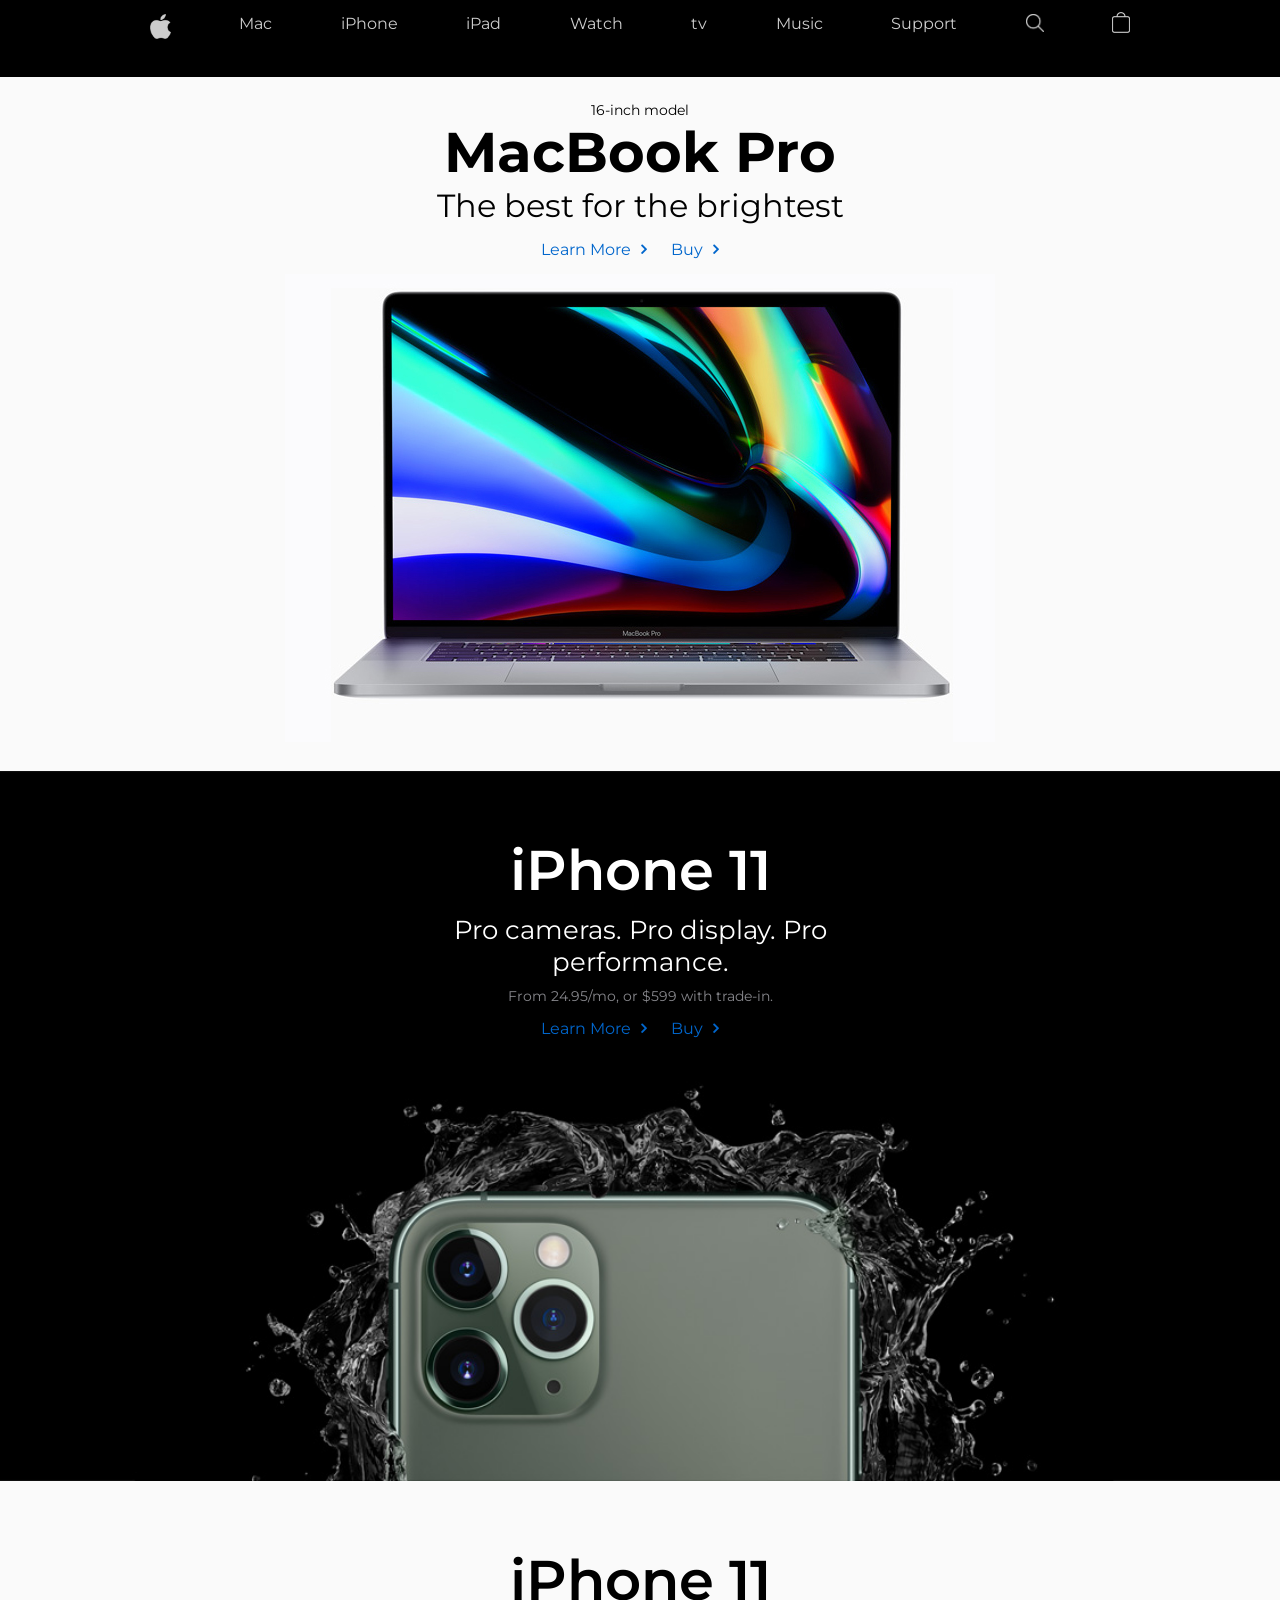
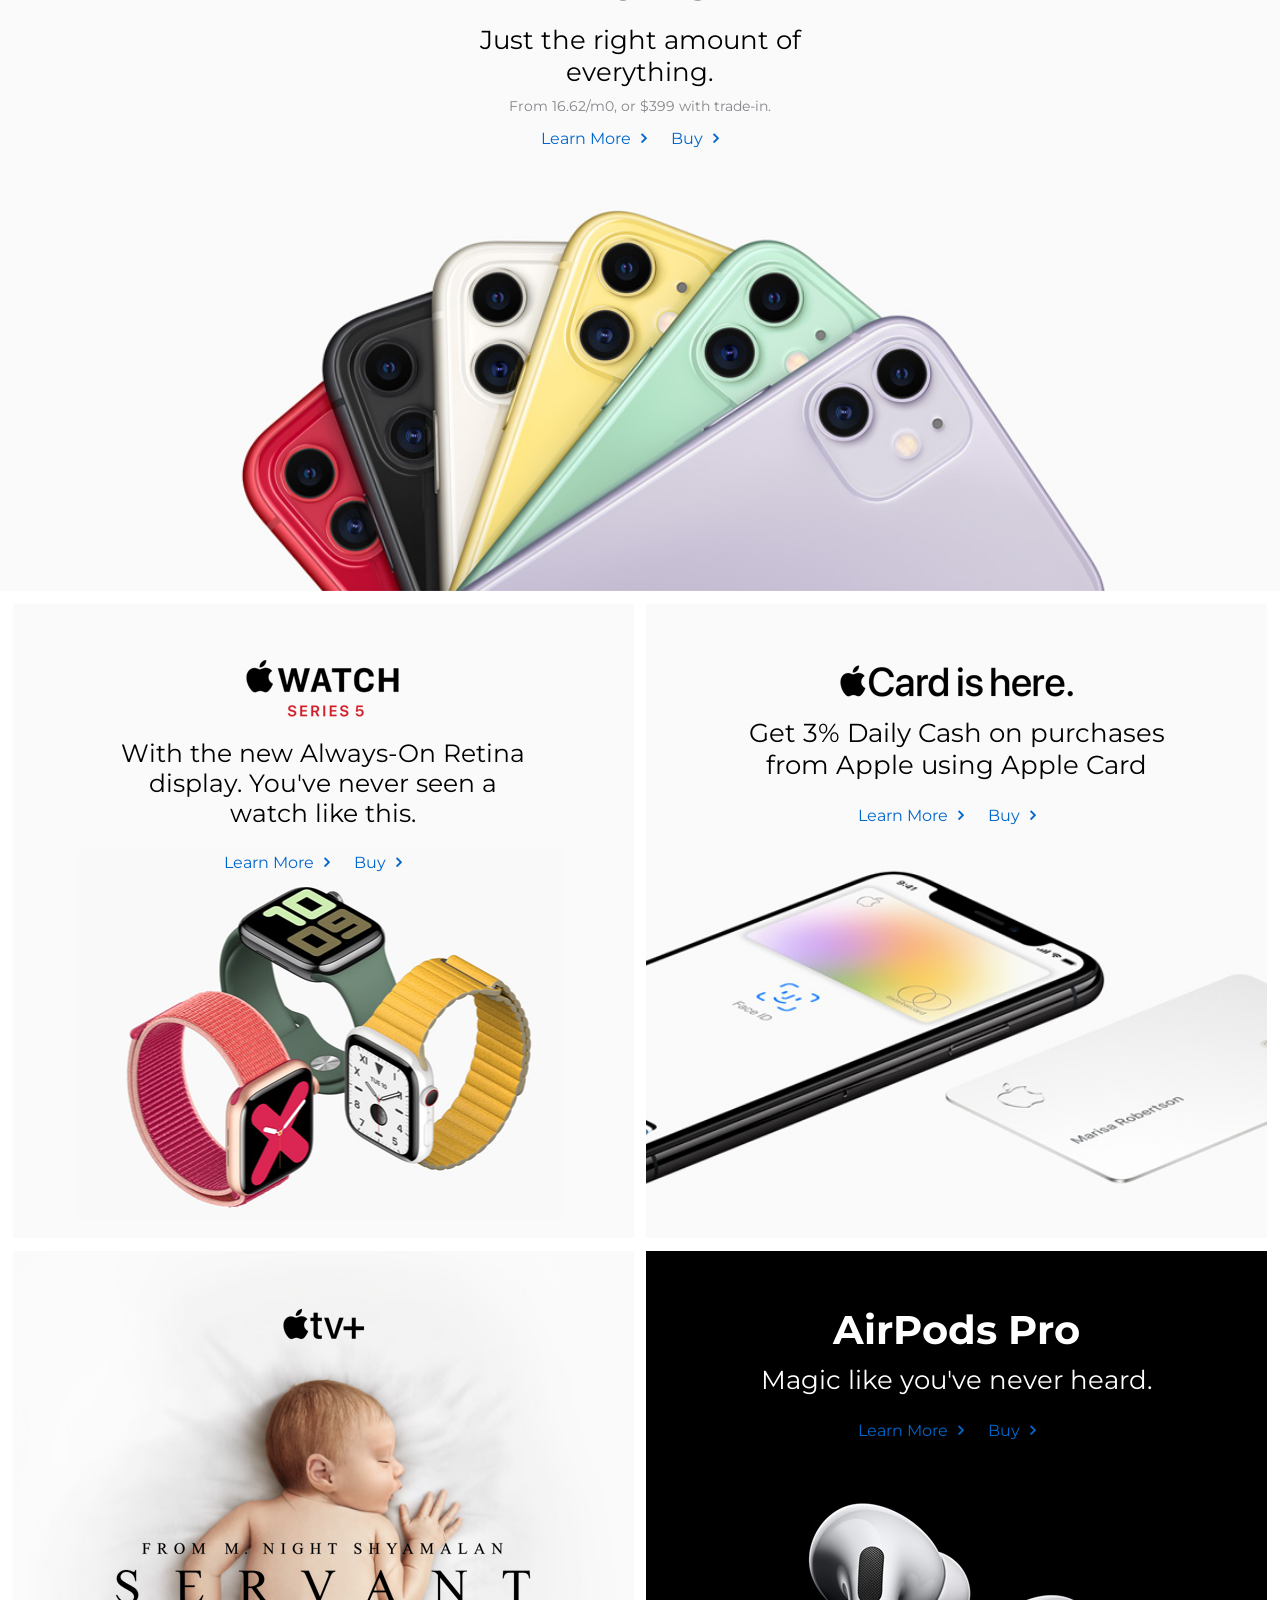
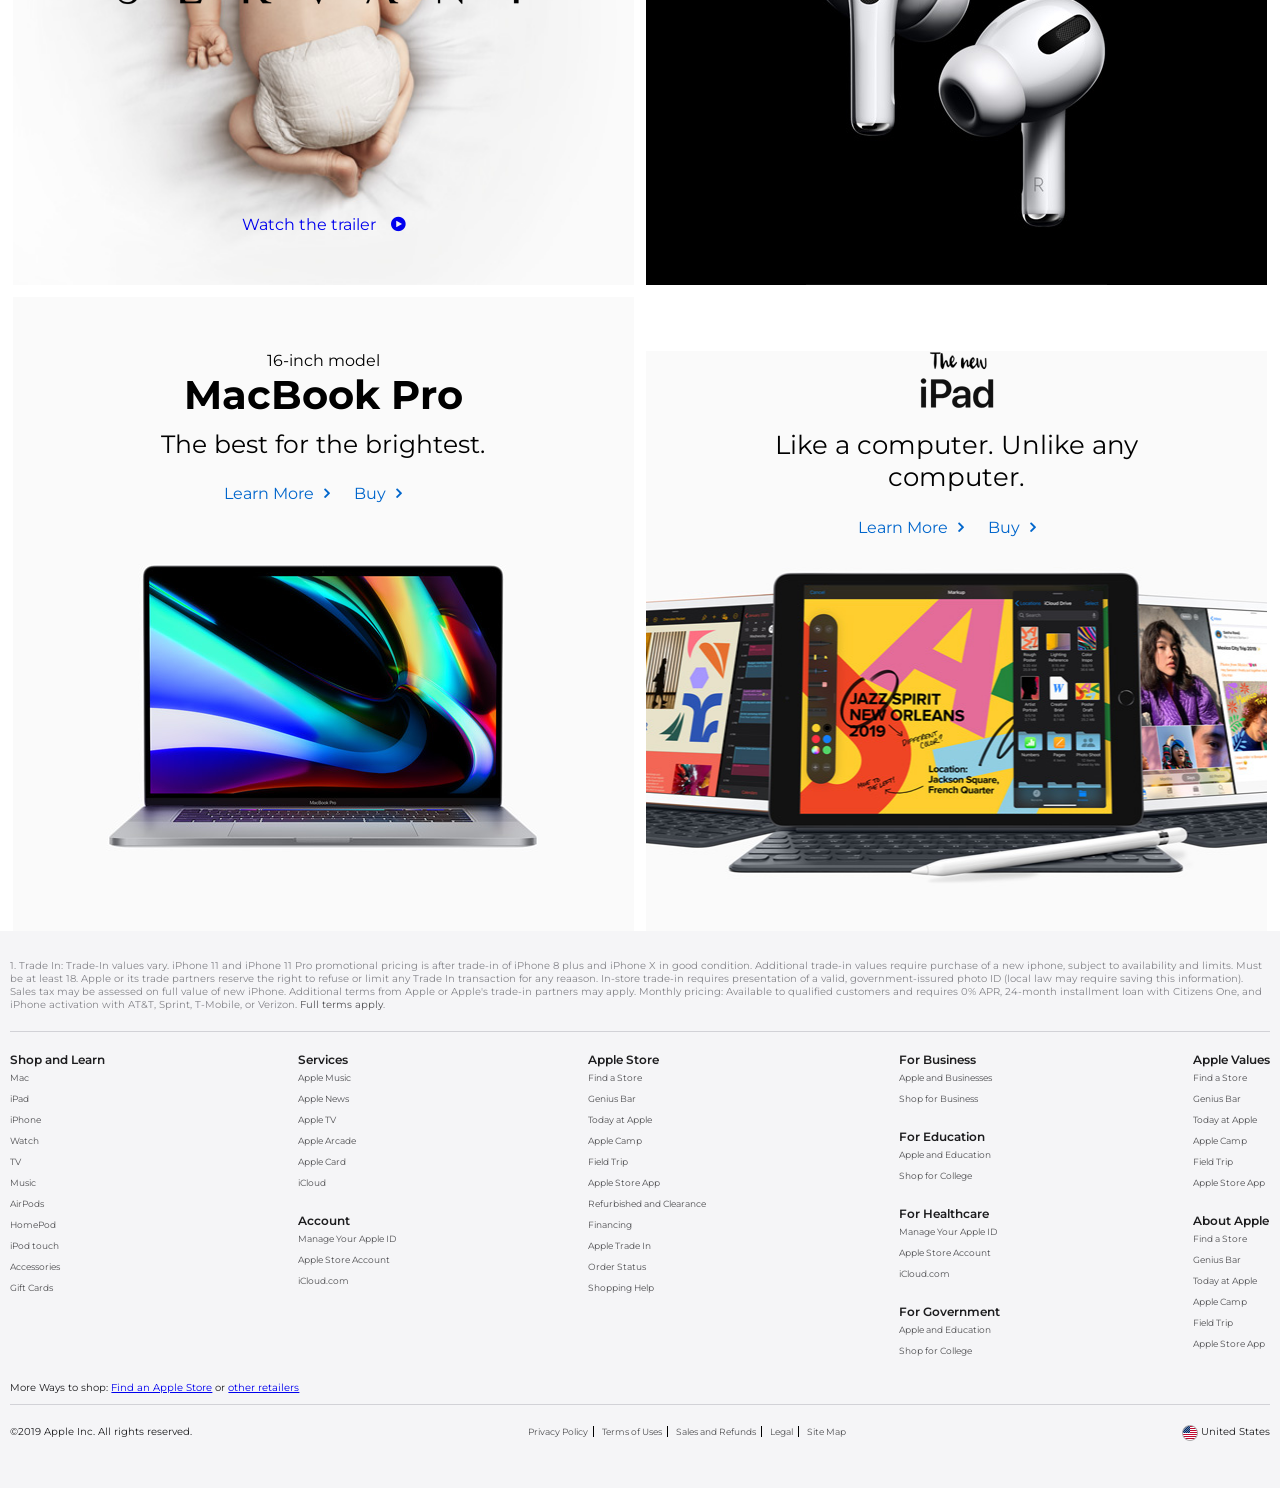
<file: apple website/index.html>
<!DOCTYPE html>
<html lang="en">
<head>
    <title>Apple Website</title>
    <link rel="stylesheet" href="style.css">
    <link rel="stylesheet" href="https://maxcdn.bootstrapcdn.com/font-awesome/4.6.2/css/font-awesome.min.css">
    <link rel="preconnect" href="https://fonts.googleapis.com">
    <link rel="preconnect" href="https://fonts.gstatic.com" crossorigin>
    <link href="https://fonts.googleapis.com/css2?family=Montserrat:ital,wght@0,100..900;1,100..900&display=swap" rel="stylesheet">
</head>
<body>
    <div class="outer-wrapper">
        <header class="header-wrapper">
            <div class="internal-wrapper">
                <div class="header-links-wrapper">
                    <ul>
                    <li><a href="/"><img src="images/logo.png"></a></li>
                    <li><a href="/mac">Mac</a></li>
                    <li><a href="/iPhone">iPhone</a></li>
                    <li><a href="/iPad ">iPad</a></li>
                    <li><a href="#">Watch</a></li>
                    <li><a href="#">tv</a></li>
                    <li><a href="#">Music</a></li>
                    <li><a href="#">Support</a></li>
                    <li class="search-link"><a href="/search/"><img src="images/search-icon.png"></a></li>
                    <li class="cart-link"><a href="/cart/"><img src="images/cart.png"></a></li>
                </ul>
                </div>

                <div id="logo-wrapper">
                    
                </div>

                <div class="links-wrapper">
                    
                </div>

                <div class="search-wrapper">
                    
                </div>

                <div class="cart-wrapper">
                    
                </div>
            </div>
        </header>

        <section class="main-highlight-wrapper">
            <div class="internal-wrapper">
                <div class="model">
                    16-inch model
                </div>

                <div class="product-title">
                    MacBook Pro
                </div>

                <div class="brief-description">
                    The best for the brightest
                </div>

                <div class="links-wrapper">
                    <ul>
                        <li><a href="#">Learn More</a></li>
                        <li><a href="#">Buy</a></li>
                    </ul>
                </div>

                <div class="main-image-wrapper">
                    <img src="images/mac-laptop.jpg" alt="">
                </div>

            </div>
        </section>

        <section class="second-highlight-wrapper">
            <div class="internal-wrapper">
                <div class="title-wrapper">
                    iPhone 11
                </div>

                <div class="description-wrapper">
                    Pro cameras. Pro display. Pro performance.
                </div>

                <div class="price-wrapper">
                    From 24.95/mo, or $599 with trade-in.
                </div>

                <div class="links-wrapper">
                    <ul>
                        <li><a href="#">Learn More</a></li>
                        <li><a href="#">Buy</a></li>
                    </ul>
                </div>

            </div>
        </section>

        <section class="third-highlight-wrapper">
            <div class="internal-wrapper">
                <div class="title-wrapper">
                    iPhone 11
                </div>

                <div class="description-wrapper">
                    Just the right amount of everything.
                </div>

                <div class="price-wrapper">
                    From 16.62/m0, or $399 with trade-in.
                </div>

                <div class="links-wrapper">
                    <ul>
                        <li><a href="#">Learn More</a></li>
                        <li><a href="#">Buy</a></li>
                    </ul>
                </div>

            </div>
        </section>

        <section class="fourth-highlight-wrapper">
            <div class="left-side-wrapper">
                <div class="top-logo-wrapper">
                    <div class="logo-wrapper">
                        <img src="images/watch-series5-logo.png">
                    </div>
                </div>
                <div class="description-wrapper">
                    With the new Always-On Retina display.
                    You've never seen a watch like this.
                </div>

                <div class="links-wrapper">
                    <ul>
                        <li><a href="#">Learn More</a></li>
                        <li><a href="#">Buy</a></li>
                    </ul>
                </div>
            </div>

            <div class="right-side-wrapper">
                <div class="top-logo-wrapper">
                    <div class="logo-wrapper">
                        <img src="images/apple-card-logo.png">
                    </div>
                </div>

                <div class="description-wrapper">
                    Get 3% Daily Cash on purchases from Apple using Apple Card
                </div>

                <div class="links-wrapper">
                    <ul>
                        <li><a href="#">Learn More</a></li>
                        <li><a href="#">Buy</a></li>
                    </ul>
                </div>
            </div>
        </section>

        <section class="fifth-highlight-wrapper">
            <div class="left-side-wrapper">
                <div class="logo-wrapper">
                    <img src="images/apple-tv-logo.png" alt="">
                    <div class="logo-wrapper">
                    </div>
                </div>

                <div class="tvshow-logo-wrapper">
                    <img src="images/servant-logo.png" alt="">
                </div>

                <div class="watch-more-wrapper">
                    <ul>
                        <a href="#">Watch the trailer</a>
                    </ul>
                </div>
            </div>

            <div class="right-side-wrapper">
                <div class="top-logo-wrapper">
                    <div class="logo-wrapper">
                        <h4>AirPods Pro</h4>
                    </div>
                </div>

                <div class="description-wrapper">
                    Magic like you've never heard.
                </div>

                <div class="links-wrapper">
                    <ul>
                        <li><a href="#">Learn More</a></li>
                        <li><a href="#">Buy</a></li>
                    </ul>
                </div>
            </div>
        </section>

        <section class="sixth-highlight-wrapper">
            <div class="left-side-wrapper">
                <div class="top-logo-wrapper">
                    16-inch model
                    <div class="logo-wrapper">
                        <h4>MacBook Pro</h4>
                    </div>
                </div>

                <div class="description-wrapper">
                    The best for the brightest.
                </div>

                <div class="links-wrapper">
                    <ul>
                        <li><a href="#">Learn More</a></li>
                        <li><a href="#">Buy</a></li>
                    </ul>
                </div>
            </div>

            <div class="right-side-wrapper">
                <div class="top-logo-wrapper">
                    <div class="logo-wrapper">
                        <img src="images/new-ipad-logo.png">
                    </div>
                </div>

                <div class="description-wrapper">
                    Like a computer. Unlike any computer.
                </div>

                <div class="links-wrapper">
                    <ul>
                        <li><a href="#">Learn More</a></li>
                        <li><a href="#">Buy</a></li>
                    </ul>
                </div>
            </div>
        </section>
        
        <footer class="footer-wrapper">
            <div class="upper-text-container">
                1. Trade In: Trade-In values vary. iPhone 11 and iPhone 11 Pro promotional pricing is after
                trade-in of iPhone 8 plus and iPhone X in good condition. Additional trade-in values require
                purchase of a new iphone, subject to availability and limits. Must be at least 18. Apple or
                its trade partners reserve the right to refuse or limit any Trade In transaction for any
                reaason. In-store trade-in requires presentation of a valid, government-issured photo ID (local
                law may require saving this information). Sales tax may be assessed on full value of new
                iPhone. Additional terms from Apple or Apple's trade-in partners may apply. Monthly pricing:
                Available to qualified customers and requires 0% APR, 24-month installment loan with Citizens
                One, and iPhone activation with AT&T, Sprint, T-Mobile, or Verizon. <a href="#"> Full terms
                apply</a>.
            </div>

            <div class="footer-links-wrapper">
                <div class="links-wrapper-1">
                    <h3>Shop and Learn</h3>
                    <ul>
                        <li><a href="#">Mac</a></li>
                        <li><a href="#">iPad</a></li>
                        <li><a href="#">iPhone</a></li>
                        <li><a href="#">Watch</a></li>
                        <li><a href="#">TV</a></li>
                        <li><a href="#">Music</a></li>
                        <li><a href="#">AirPods</a></li>
                        <li><a href="#">HomePod</a></li>
                        <li><a href="#">iPod touch</a></li>
                        <li><a href="#">Accessories</a></li>
                        <li><a href="#">Gift Cards</a></li>
                    </ul>
                </div>

                <div class="links-wrapper-2">
                    <h3>Services</h3>
                    <ul>
                        <li><a href="#">Apple Music</a></li>
                        <li><a href="#">Apple News</a></li>
                        <li><a href="#">Apple TV</a></li>
                        <li><a href="#">Apple Arcade</a></li>
                        <li><a href="#">Apple Card</a></li>
                        <li><a href="#">iCloud</a></li>
                    </ul>

                    <h3>Account</h3>
                    <ul>
                        <li><a href="#">Manage Your Apple ID</a></li>
                        <li><a href="#">Apple Store Account</a></li>
                        <li><a href="#">iCloud.com</a></li>
                    </ul>
                </div>

                <div class="links-wrapper-3">
                    <h3>Apple Store</h3>
                    <ul>
                        <li><a href="#">Find a Store</a></li>
                        <li><a href="#">Genius Bar</a></li>
                        <li><a href="#">Today at Apple</a></li>
                        <li><a href="#">Apple Camp</a></li>
                        <li><a href="#">Field Trip</a></li>
                        <li><a href="#">Apple Store App</a></li>
                        <li><a href="#">Refurbished and Clearance</a></li>
                        <li><a href="#">Financing</a></li>
                        <li><a href="#">Apple Trade In</a></li>
                        <li><a href="#">Order Status</a></li>
                        <li><a href="#">Shopping Help</a></li>
                    </ul>
                </div>

                <div class="links-wrapper-4">
                    <h3>For Business</h3>
                    <ul>
                        <li><a href="#">Apple and Businesses</a></li>
                        <li><a href="#">Shop for Business</a></li>
                    </ul>

                    <h3>For Education</h3>
                    <ul>
                        <li><a href="#">Apple and Education</a></li>
                        <li><a href="#">Shop for College</a></li>
                    </ul>

                    <h3>For Healthcare</h3>
                    <ul>
                        <li><a href="#">Manage Your Apple ID</a></li>
                        <li><a href="#">Apple Store Account</a></li>
                        <li><a href="#">iCloud.com</a></li>
                    </ul>

                    <h3>For Government</h3>
                    <ul>
                        <li><a href="#">Apple and Education</a></li>
                        <li><a href="#">Shop for College</a></li>
                    </ul>
                </div>

                <div class="links-wrapper-5">
                    <h3>Apple Values</h3>
                    <ul>
                        <li><a href="#">Find a Store</a></li>
                        <li><a href="#">Genius Bar</a></li>
                        <li><a href="#">Today at Apple</a></li>
                        <li><a href="#">Apple Camp</a></li>
                        <li><a href="#">Field Trip</a></li>
                        <li><a href="#">Apple Store App</a></li>
                    </ul>

                    <h3>About Apple</h3>
                    <ul>
                        <li><a href="#">Find a Store</a></li>
                        <li><a href="#">Genius Bar</a></li>
                        <li><a href="#">Today at Apple</a></li>
                        <li><a href="#">Apple Camp</a></li>
                        <li><a href="#">Field Trip</a></li>
                        <li><a href="#">Apple Store App</a></li>
                    </ul>
                </div>
            </div>
            <div class="my-apple-wrapper">
                More Ways to shop: <a href="#">Find an Apple Store</a> or <a href="#">other retailers</a>
            </div>

            <div class="copyright-wrapper">
                <div class="copyright">
                    &copy;2019 Apple Inc. All rights reserved.
                </div>    
                
                <div class="footer-links-terms">
                    <ul>
                        <li><a href="#">Privacy Policy</a></li>
                        <li><a href="#">Terms of Uses</a></li>
                        <li><a href="#">Sales and Refunds</a></li>
                        <li><a href="#">Legal</a></li>
                        <li><a href="#">Site Map</a></li>
                    </ul>
                </div>

                <div class="footer-country">
                    <div class="flag-wrapper"><img src="images/16.png" alt=""></div> <div class="
                    footer-country-name">United States</div>
                </div>
            </div>
        </footer>
    </div>


</body>
</html>
</file>
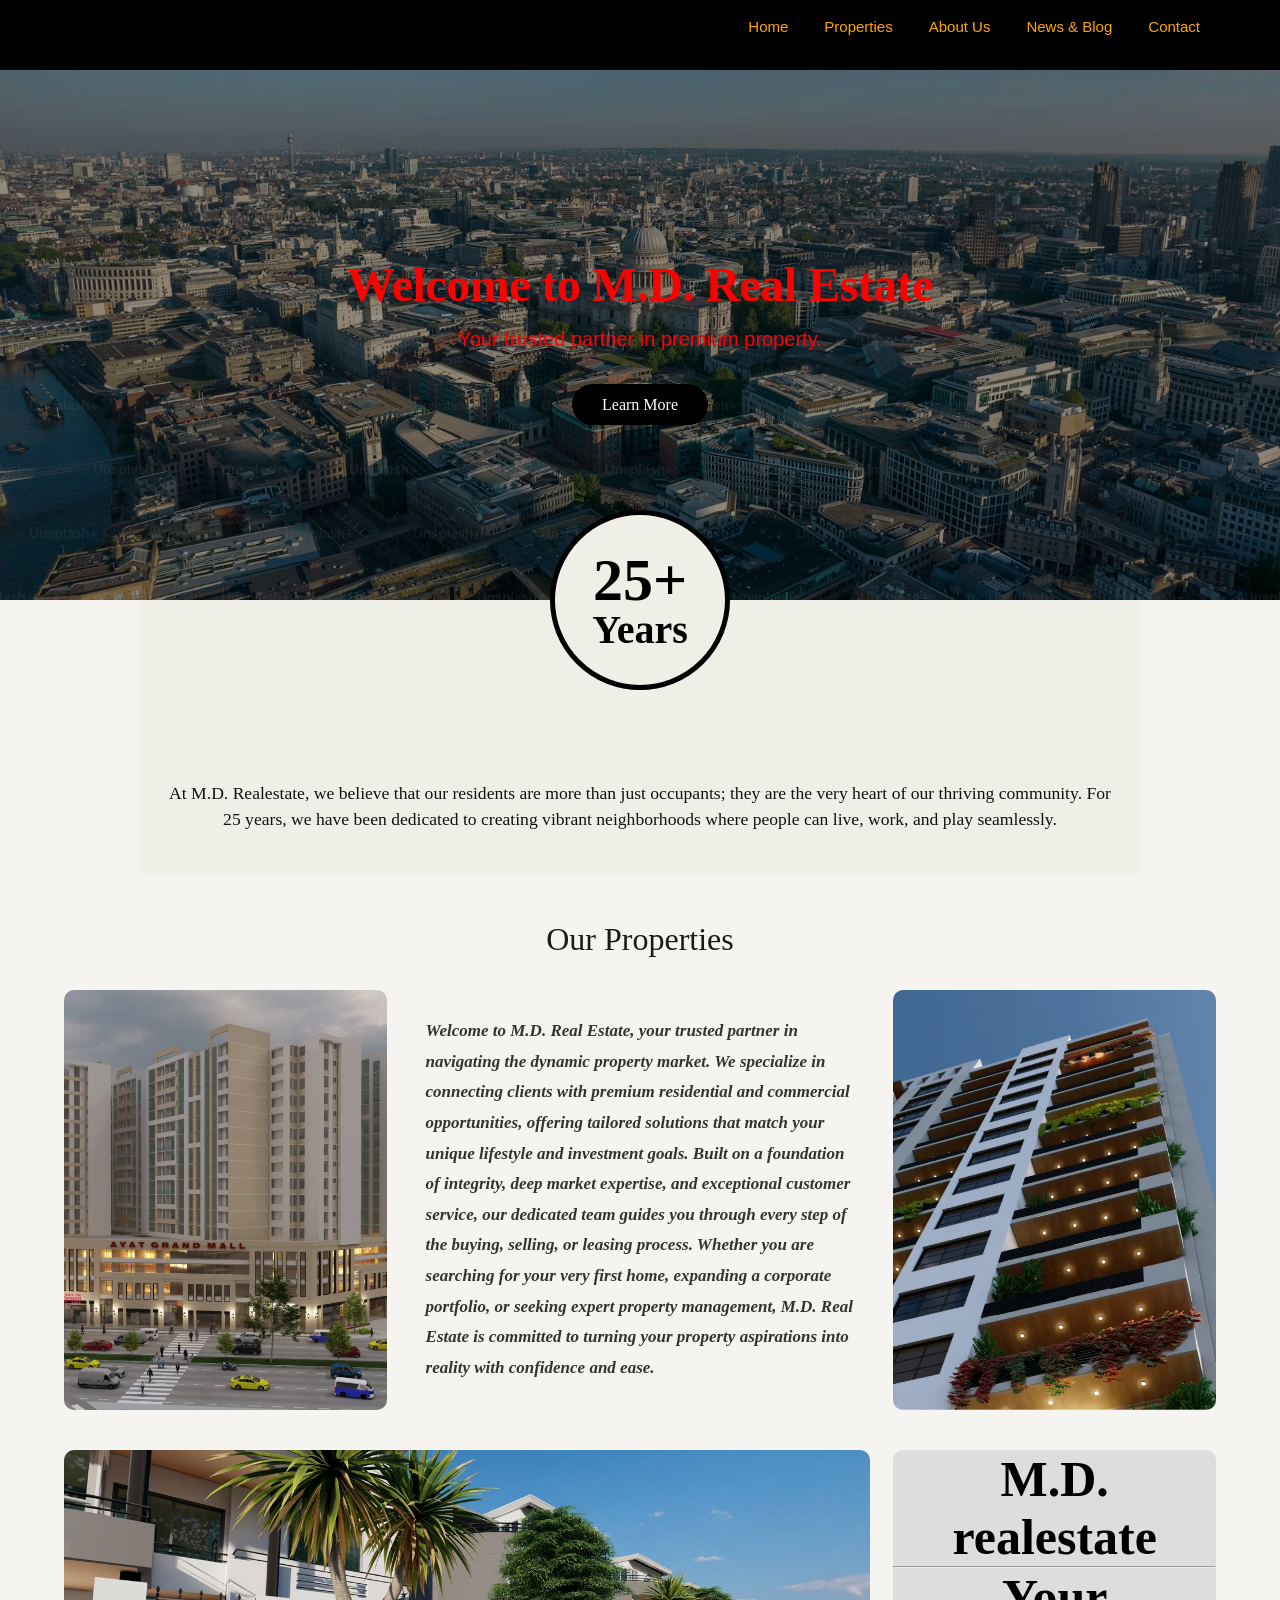
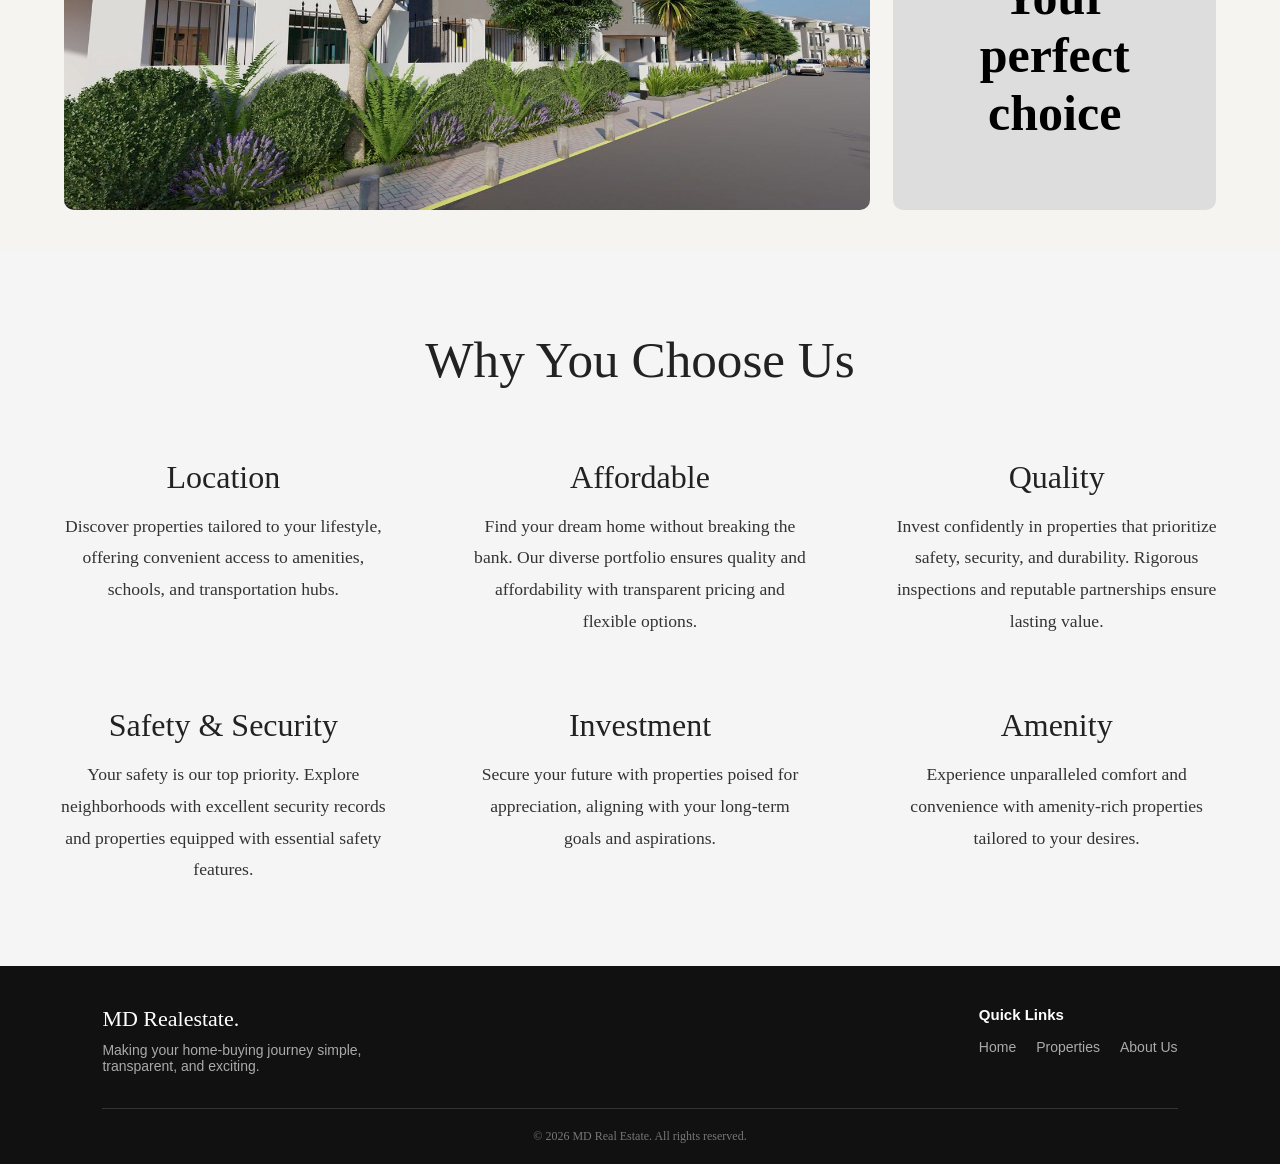
<file: Real estate assignment/index.html>
<!DOCTYPE html>
<html lang="en">
<head>
    <meta charset="UTF-8">
    <meta name="viewport" content="width=device-width, initial-scale=1.0">
    <title>Tower RealEstate</title>
    <link rel="stylesheet" href="style.css">
</head>
<body>

    <header class="header">
        <div class="internal">
            <div class="header-links">
                <a href="/" class="tower-logo">
                <!-- <img src="images/Congreso_de_la_Union_Internacional_de_Arquitectos_logo.svg" alt="Tower logo"> -->
                </a>
                <ul>
                    <li class="tag"><a href="#">Home</a></li>
                    <li class="tag"><a href="#">Properties</a></li>
                    <li class="tag"><a href="#">About Us</a></li>
                    <li class="tag"><a href="#">News & Blog</a></li>
                    <li class="tag"><a href="#">Contact</a></li>
                </ul>
            </div>
        </div>
    </header>

    <div class="title-wrapper">
        <div class="title-content">
            <h1>Welcome to M.D. Real Estate</h1>
            <p>Your trusted partner in premium property.</p>
             <div class="links-wrapper">
                    
                        <a href="#" class="btn btn-filled">Learn More</a>
                       
                    
                </div>

        </div>
        </div>
    </div>
     <section class="anniversary-section">
    <div class="years-badge">
        <span class="number">25+</span>
        <span class="text">Years</span>
    </div>

    <div class="content">
        <p>
            At M.D. Realestate, we believe that our residents are more than
            just occupants; they are the very heart of our thriving community.
            For 25 years, we have been dedicated to creating vibrant
            neighborhoods where people can live, work, and play seamlessly.
        </p>
    </div>
</section>


    <section class="about-section">
        <h2 class="section-heading">Our Properties</h2>
        <div class="multiple">
            <div class="left-side"></div>
            <div class="middle">
                Welcome to M.D. Real Estate, your trusted partner in navigating the dynamic property market.
                We specialize in connecting clients with premium residential and commercial opportunities,
                offering tailored solutions that match your unique lifestyle and investment goals. Built on
                a foundation of integrity, deep market expertise, and exceptional customer service, our
                dedicated team guides you through every step of the buying, selling, or leasing process.
                Whether you are searching for your very first home, expanding a corporate portfolio, or
                seeking expert property management, M.D. Real Estate is committed to turning your property
                aspirations into reality with confidence and ease.
            </div>
            <div class="right-side"></div>
        </div>
    </section>

    <section class="multiple2">
        <div class="multi1">
            <img src="images/211022-Pluto-RE-render_24-Photo.jpg" alt="Property showcase">
        </div>
        <div class="multi2">
              
            <div>
                M.D. realestate <br>
                <hr>
                 Your <br>
               perfect <br>
                choice
            </div>
        </div>
    </section>
    <section class="why-us">
    <div class="container">
        <h2>Why You Choose Us</h2>

        <div class="features-grid">

            <div class="feature">
                <div class="icon"></div>
                <h3>Location</h3>
                <p>
                    Discover properties tailored to your lifestyle,
                    offering convenient access to amenities, schools,
                    and transportation hubs.
                </p>
            </div>

            <div class="feature">
                <div class="icon"></div>
                <h3>Affordable</h3>
                <p>
                    Find your dream home without breaking the bank.
                    Our diverse portfolio ensures quality and affordability
                    with transparent pricing and flexible options.
                </p>
            </div>

            <div class="feature">
                <div class="icon"></div>
                <h3>Quality</h3>
                <p>
                    Invest confidently in properties that prioritize safety,
                    security, and durability. Rigorous inspections and
                    reputable partnerships ensure lasting value.
                </p>
            </div>

            <div class="feature">
                <div class="icon"></div>
                <h3>Safety & Security</h3>
                <p>
                    Your safety is our top priority. Explore neighborhoods
                    with excellent security records and properties equipped
                    with essential safety features.
                </p>
            </div>

            <div class="feature">
                <div class="icon"></div>
                <h3>Investment</h3>
                <p>
                    Secure your future with properties poised for appreciation,
                    aligning with your long-term goals and aspirations.
                </p>
            </div>

            <div class="feature">
                <div class="icon"></div>
                <h3>Amenity</h3>
                <p>
                    Experience unparalleled comfort and convenience with
                    amenity-rich properties tailored to your desires.
                </p>
            </div>

        </div>
    </div>
</section>

    <footer>
        <div class="footer-container">
            <div class="footer-info">
                <h3 class="footer-brand-name">MD Realestate.</h3>
                <p>Making your home-buying journey simple, transparent, and exciting.</p>
            </div>
            <div class="social-links">
                <!-- <ul>
                    <li><a href="#"><img src="images/facebook.png"></a></li>
                    <li><a href="#"><img src="images/instagram.png"></a></li>
                    <li><a href="#"><img src="images/youtube.png"></a></li>
                    <li><a href="#"><img src="images/linkedin.png"></a></li>
                </ul> -->
            </div>

            <div class="footer-links">
                <h4>Quick Links</h4>
                <ul>
                    <li><a href="#home">Home</a></li>
                    <li><a href="#properties">Properties</a></li>
                    <li><a href="#about">About Us</a></li>
                </ul>
            </div>
        </div>
        <div class="footer-bottom">
            <p>&copy; 2026 MD Real Estate. All rights reserved.</p>
        </div>
    </footer>

</body>
</html>
</file>
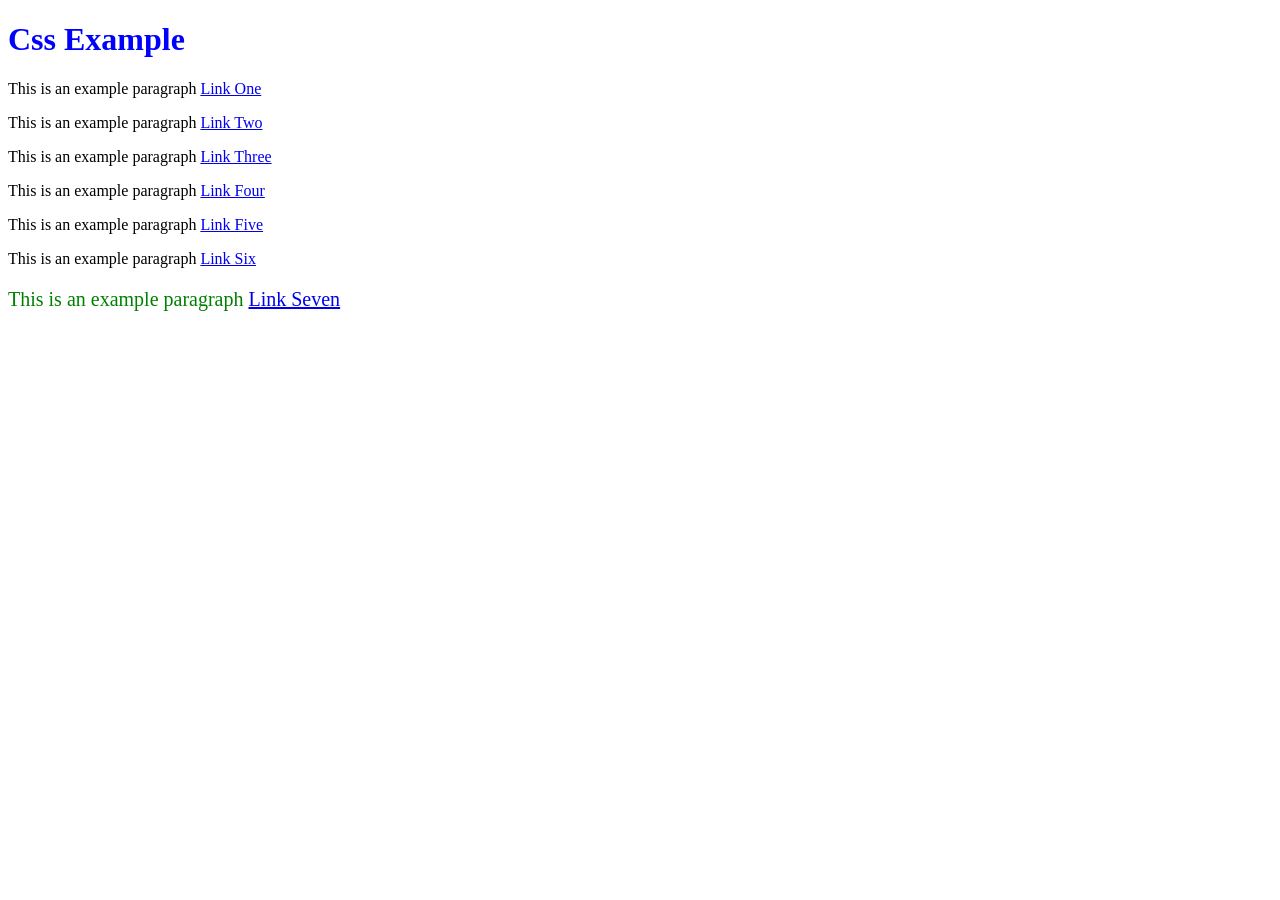
<file: quiz 1.html>
<!DOCTYPE html>
<html lang="en">
<head>
    <meta charset="UTF-8">
    <meta name="viewport" content="width=device-width, initial-scale=1.0">
    <title>QuizOne</title>
    <style>
        h1:first-of-type{
            color: blue;
        }
        p:last-of-type{
            color: green;
            font-size: 125%;
        }
    </style>
</head>
<body>

    <h1>Css Example</h1>

    <p>This is an example paragraph <a href="#">Link One</a></p>
    <p>This is an example paragraph <a href="#">Link Two</a></p>
    <p>This is an example paragraph <a href="#">Link Three</a></p>
    <p>This is an example paragraph <a href="#">Link Four</a></p>
    <p>This is an example paragraph <a href="#">Link Five</a></p>
    <p>This is an example paragraph <a href="#">Link Six</a></p>
    <p>This is an example paragraph <a href="#">Link Seven</a></p>

</body>
</html>
</file>
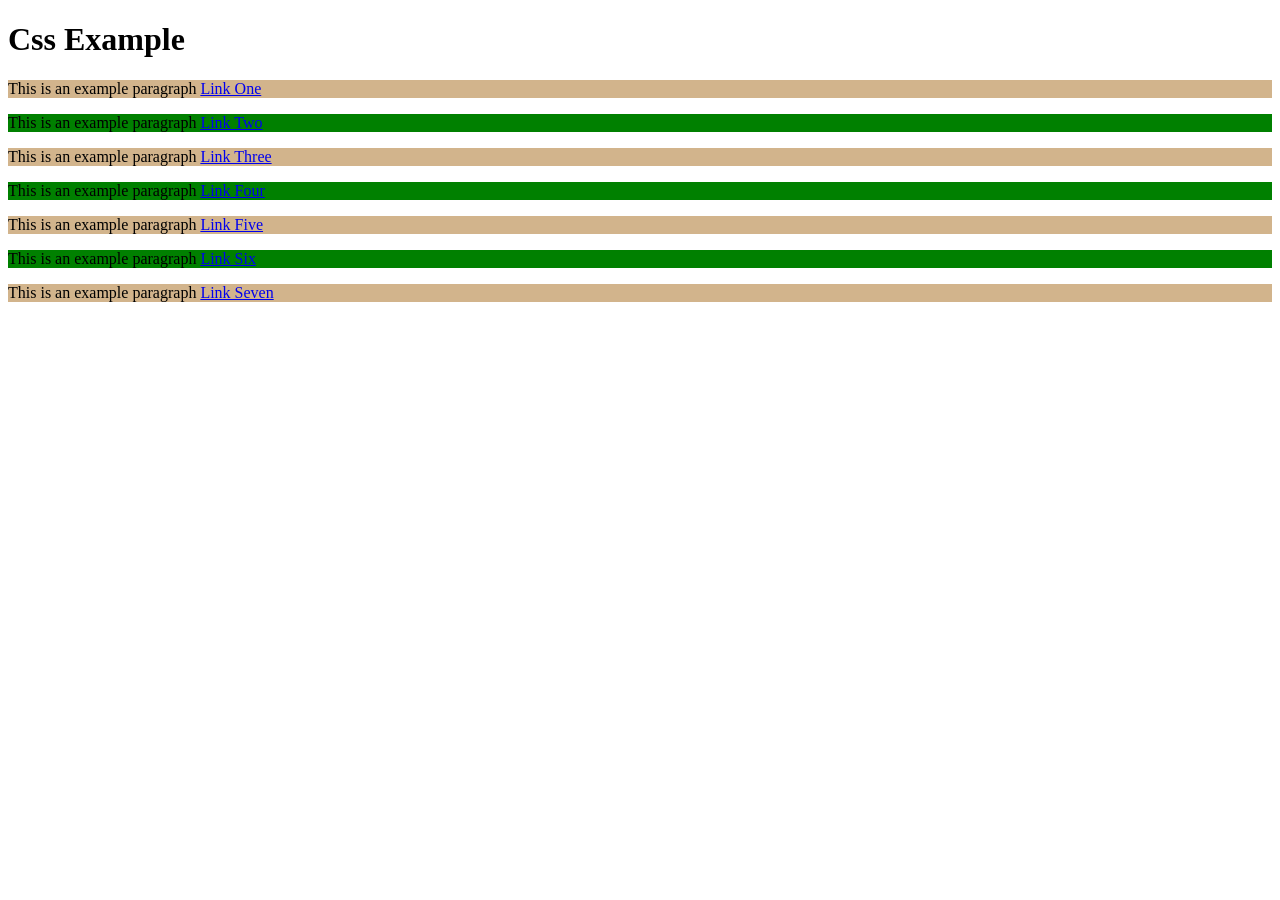
<file: quiz 2.html>
<!DOCTYPE html>
<html lang="en">
<head>
    <meta charset="UTF-8">
    <meta name="viewport" content="width=device-width, initial-scale=1.0">
    <title>QuizTwo</title>
    <style>
        p:nth-child(2n){
            background-color: tan;
        }
        p:nth-child(odd){
            background-color: green;
        }
    </style>
</head>
<body>

    <h1>Css Example</h1>

    <p>This is an example paragraph <a href="#">Link One</a></p>
    <p>This is an example paragraph <a href="#">Link Two</a></p>
    <p>This is an example paragraph <a href="#">Link Three</a></p>
    <p>This is an example paragraph <a href="#">Link Four</a></p>
    <p>This is an example paragraph <a href="#">Link Five</a></p>
    <p>This is an example paragraph <a href="#">Link Six</a></p>
    <p>This is an example paragraph <a href="#">Link Seven</a></p>

</body>
</html>
</file>
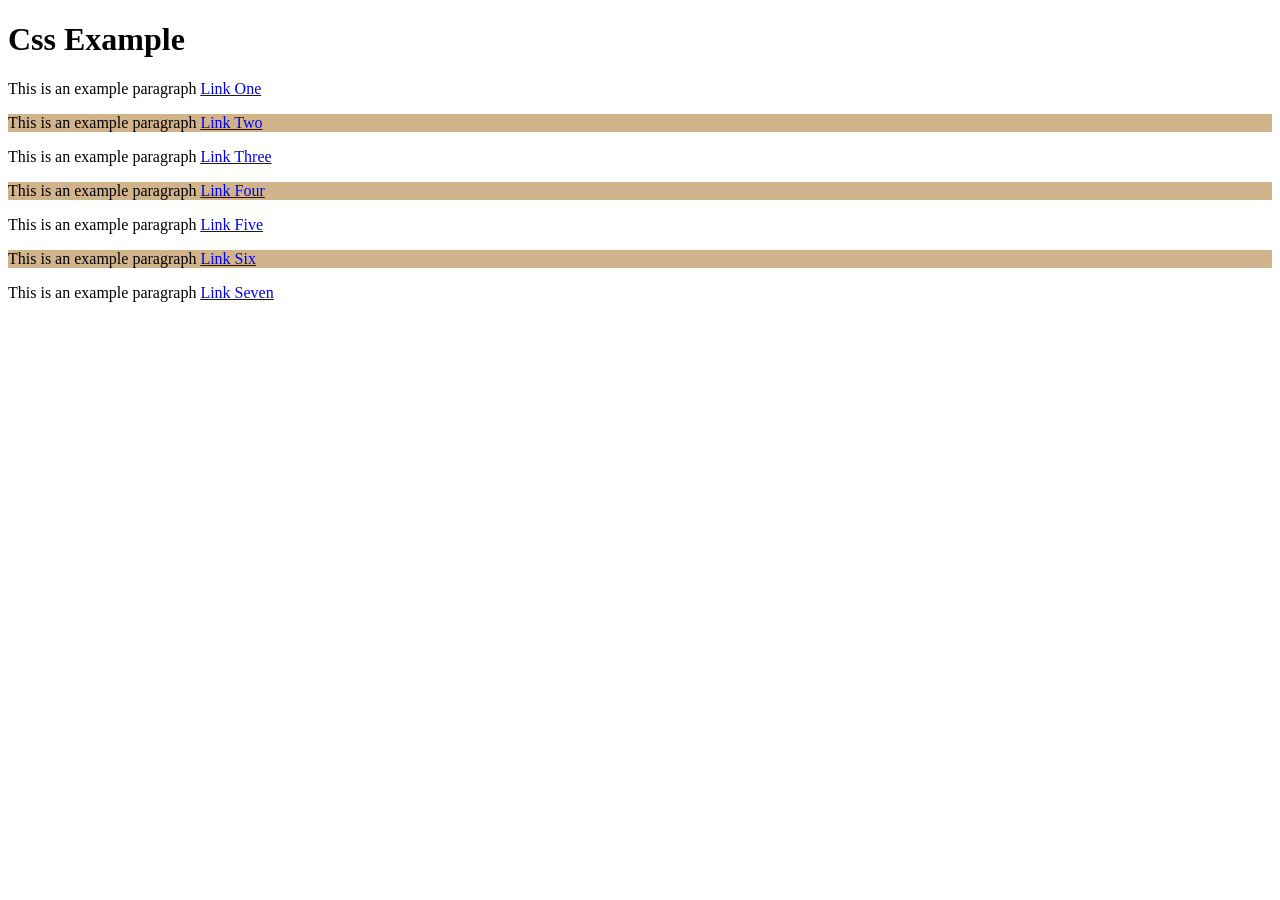
<file: quiz 3.html>
<!DOCTYPE html>
<html lang="en">
<head>
    <meta charset="UTF-8">
    <meta name="viewport" content="width=device-width, initial-scale=1.0">
    <title>QuizThree</title>
    <style>
        p:nth-child(2n + 1){
            background-color: tan;
        }
    </style>
</head>
<body>

    <h1>Css Example</h1>

    <p>This is an example paragraph <a href="#">Link One</a></p>
    <p>This is an example paragraph <a href="#">Link Two</a></p>
    <p>This is an example paragraph <a href="#">Link Three</a></p>
    <p>This is an example paragraph <a href="#">Link Four</a></p>
    <p>This is an example paragraph <a href="#">Link Five</a></p>
    <p>This is an example paragraph <a href="#">Link Six</a></p>
    <p>This is an example paragraph <a href="#">Link Seven</a></p>

</body>
</html>
</file>
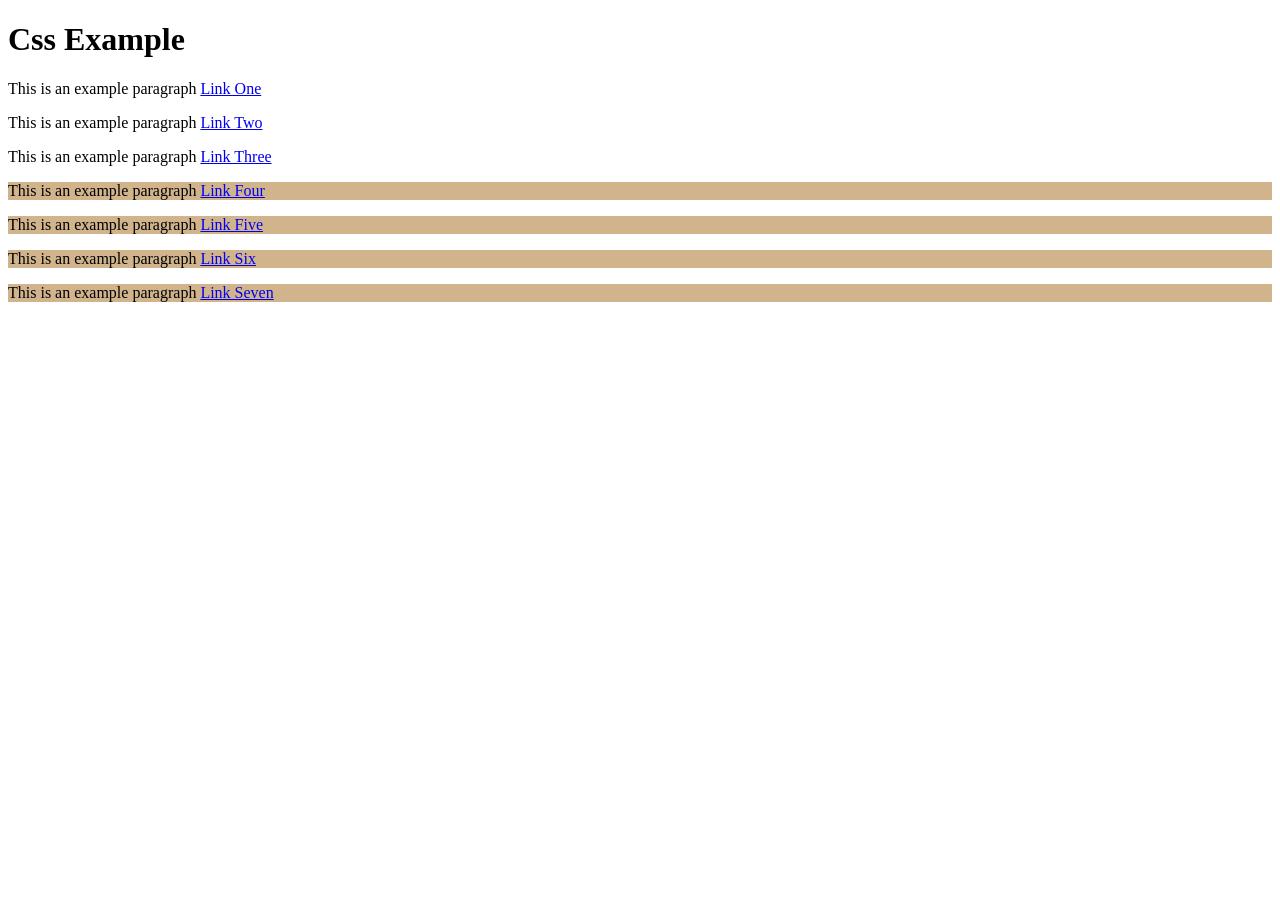
<file: quiz 4.html>
<!DOCTYPE html>
<html lang="en">
<head>
    <meta charset="UTF-8">
    <meta name="viewport" content="width=device-width, initial-scale=1.0">
    <title>QuizFour</title>
    <style>
        p:nth-last-child(-1n+4){
            background-color: tan;
        }
    </style>
</head>
<body>

    <h1>Css Example</h1>

    <p>This is an example paragraph <a href="#">Link One</a></p>
    <p>This is an example paragraph <a href="#">Link Two</a></p>
    <p>This is an example paragraph <a href="#">Link Three</a></p>
    <p>This is an example paragraph <a href="#">Link Four</a></p>
    <p>This is an example paragraph <a href="#">Link Five</a></p>
    <p>This is an example paragraph <a href="#">Link Six</a></p>
    <p>This is an example paragraph <a href="#">Link Seven</a></p>

</body>
</html>
</file>
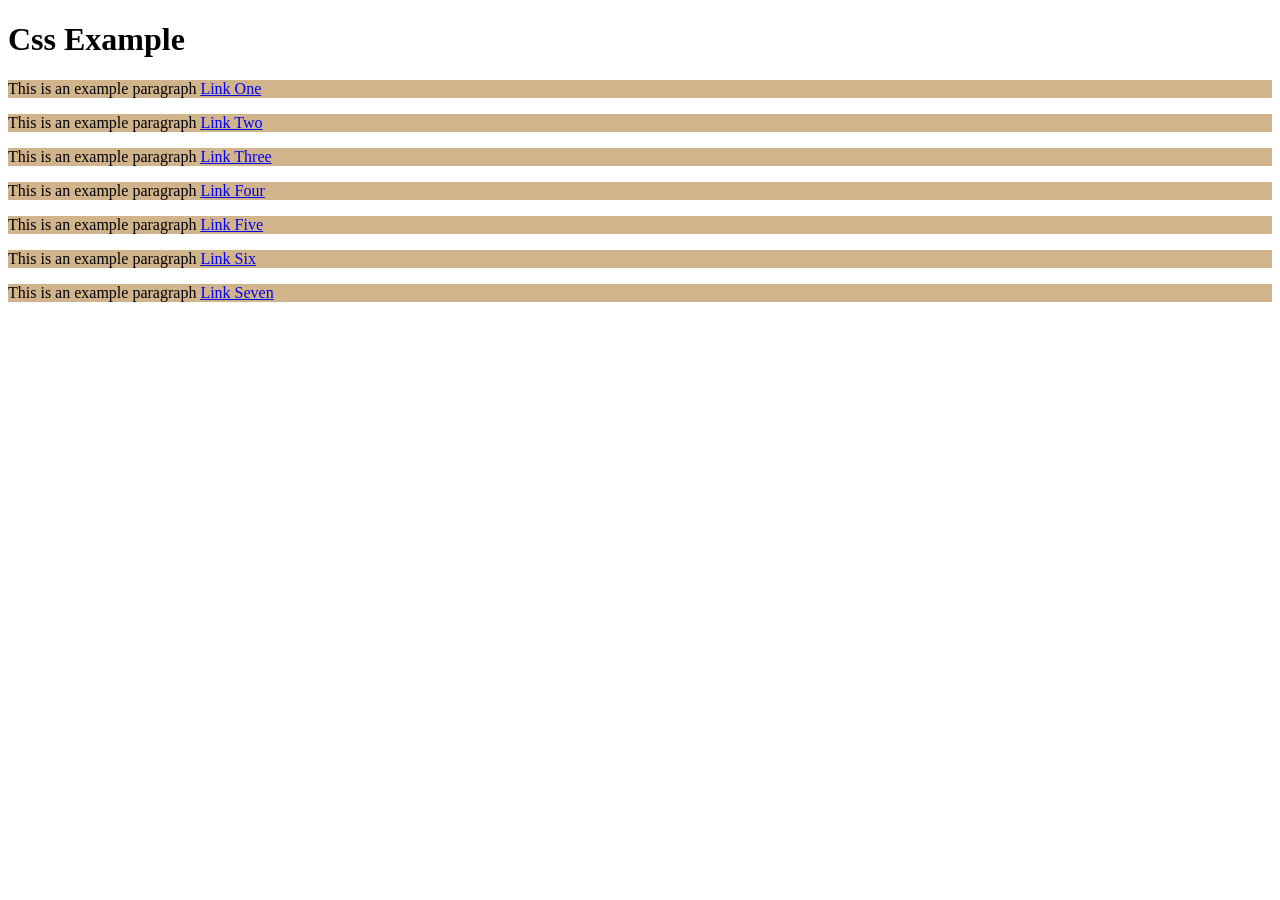
<file: quiz 5.html>
<!DOCTYPE html>
<html lang="en">
<head>
    <meta charset="UTF-8">
    <meta name="viewport" content="width=device-width, initial-scale=1.0">
    <title>QuizFive</title>
    <style>
        p:nth-last-child(-1n+4){
            background-color: tan;
        }
        p:nth-child(-1n+4){
            background-color: tan;
        }
    </style>
</head>
<body>

    <h1>Css Example</h1>

    <p>This is an example paragraph <a href="#">Link One</a></p>
    <p>This is an example paragraph <a href="#">Link Two</a></p>
    <p>This is an example paragraph <a href="#">Link Three</a></p>
    <p>This is an example paragraph <a href="#">Link Four</a></p>
    <p>This is an example paragraph <a href="#">Link Five</a></p>
    <p>This is an example paragraph <a href="#">Link Six</a></p>
    <p>This is an example paragraph <a href="#">Link Seven</a></p>

</body>
</html>
</file>
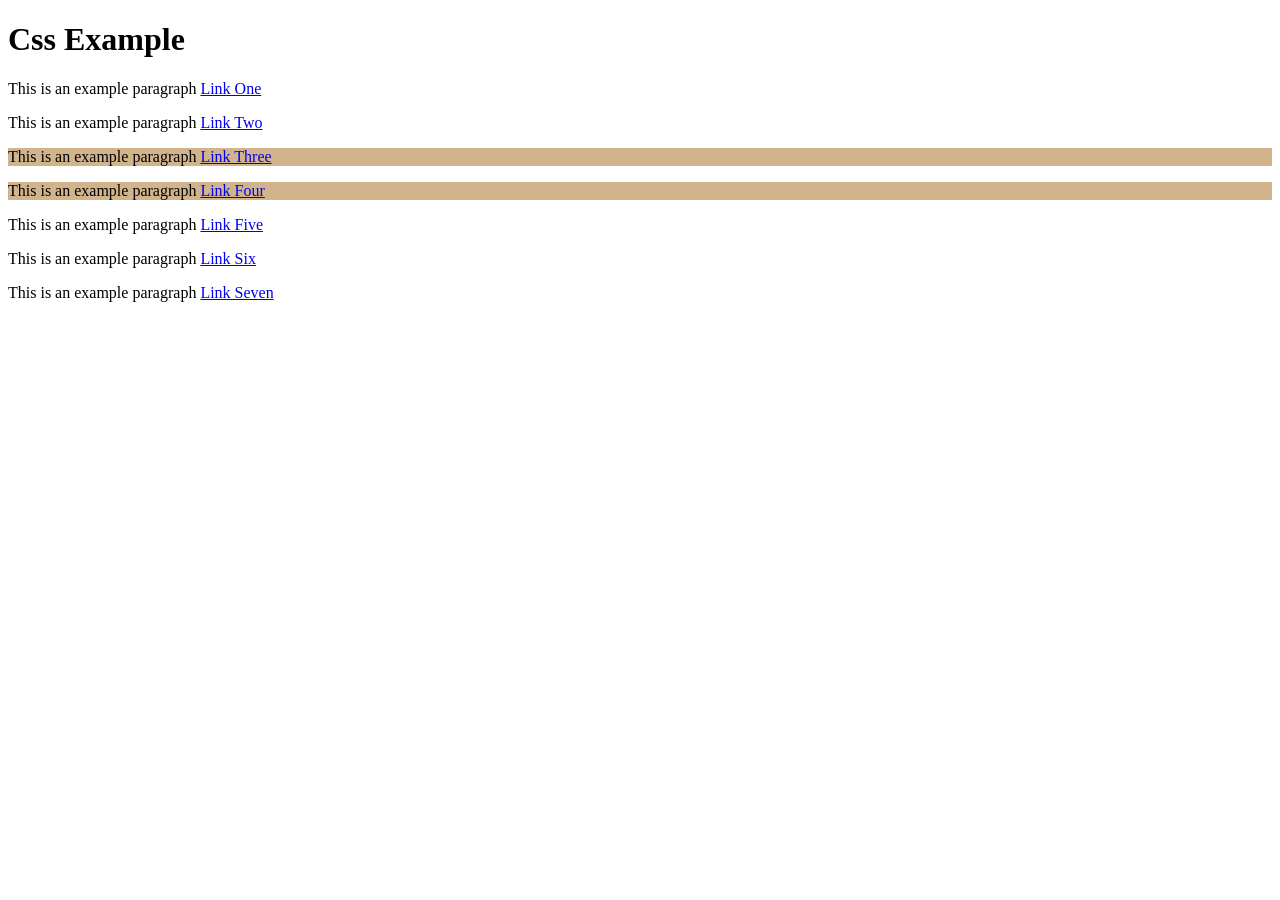
<file: quiz 6.html>
<!DOCTYPE html>
<html lang="en">
<head>
    <meta charset="UTF-8">
    <meta name="viewport" content="width=device-width, initial-scale=1.0">
    <title>QuizSixr</title>
    <style>
        p:nth-child(1n+4):nth-last-child(1n+4){
            background-color: tan;
        }
    </style>
</head>
<body>

    <h1>Css Example</h1>

    <p>This is an example paragraph <a href="#">Link One</a></p>
    <p>This is an example paragraph <a href="#">Link Two</a></p>
    <p>This is an example paragraph <a href="#">Link Three</a></p>
    <p>This is an example paragraph <a href="#">Link Four</a></p>
    <p>This is an example paragraph <a href="#">Link Five</a></p>
    <p>This is an example paragraph <a href="#">Link Six</a></p>
    <p>This is an example paragraph <a href="#">Link Seven</a></p>

</body>
</html>
</file>
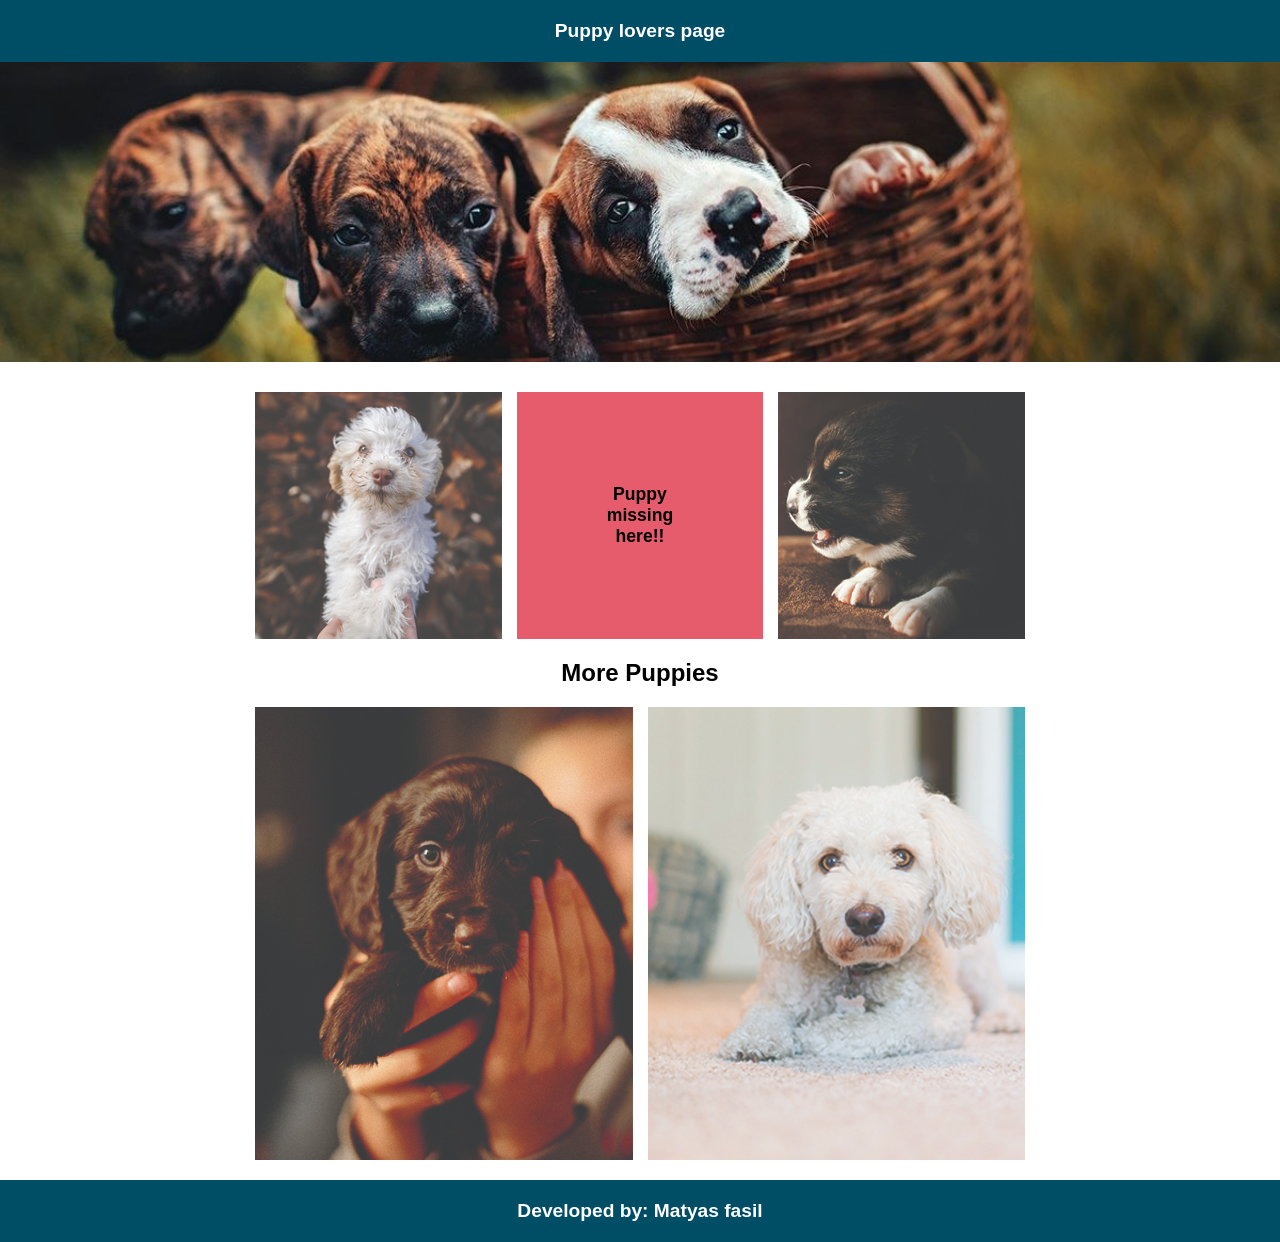
<file: puppylovers3/puppy lovers2.html>
<!DOCTYPE html>
<html lang="en">
<head>
    <meta name="viewport" content="width=device-width, initial-scale=1.0">
    
    <link rel="stylesheet" href="style3.css">
</head>
<body>

    <header class="bar">Puppy lovers page</header>
     <div class="hero-image">
            <img src="puppy 0.jpg" alt="Puppies in basket">
        </div>
    <main class="container">
        <div class="grid-three">
            <div class="card"><img src="puppy-1.jpg" alt="White puppy"></div>
            <div class="card missing-box">Puppy <br> missing <br>here!!</div>
            <div class="card"><img src="puppy-2.jpg" alt="Black puppy"></div>
        </div>

        <h2>More Puppies</h2>
        <div class="grid-two">
            <div class="card"><img src="puppy-3.jpg" alt="Brown puppy"></div>
            <div class="card"><img src="puppy-4.jpg" alt="Poodle"></div>
        </div>
    </main>

    <footer class="bar">Developed by: Matyas fasil</footer>

</body>
</html>
</file>
<file: apple website/style.css>
*{
    padding: 0%;
    margin: 0%;
    font-family: "Montserrat", sans-serif;
}

img{
    max-height: 100%;
    max-width: 100%;
}

/* Header Style */

.header-wrapper{
    background-color: black;
    color: white;
    font-weight: 200%;
    font-size: 1em;
}

.header-wrapper ul{
    display: flex;
    justify-content: space-between;
}

.internal-wrapper{
    width: 980px;
    padding: 0 10px;
    margin: 0 auto;
}

.header-wrapper .header-links-wrapper ul li a{
    text-decoration: none;
    color: white;
}

.header-wrapper ul{
    list-style: none;
}

.header-wrapper .header-links-wrapper ul li{
    display: inline-block;
    padding: 14px 0 8px;
    height: 25px;
    opacity: 0.8;
}

.header-wrapper .header-links-wrapper ul li:hover{
    opacity: 1;
}

.logo-link, .search-link, .cart-link{
    width: 18px;
    display: block;
}

.header-wrapper .header-links-wrapper ul li.logo-link{
    padding: 12px 0 10px;
}

.header-wrapper .header-links-wrapper ul li.search-link{
    padding: 14px 0 8px;
}

.header-wrapper .header-links-wrapper ul li.cart-link{
    padding: 12px 0 10px;
}

/* Footer Styling */

.footer-wrapper{
    background-color: #f5f5f7;
    color: #1d1d1f;
    font-size: 0.65em;
    padding: 1em;
}

.upper-text-container{
    border-bottom: 1px solid #d2d2d7;
    color: #86868b;
    padding: 17px 0 20px;
}

.upper-text-container a{
    text-decoration: none;
    color: #515154;
}

.upper-text-container a:hover{
    text-decoration: underline;
}

.footer-links-wrapper{
    display: flex;
    justify-content: space-between;
    padding-top: 20px;
}

.footer-wrapper ul{
    list-style: none;
    padding-bottom: 20px;
}

.footer-wrapper ul li{
    padding: 5px 0;
    font-size: 0.9em;
}

.footer-links-wrapper a{
    color: #515154;
    text-decoration: none;
}

.footer-links-wrapper a:hover{
    text-decoration: underline;
}

.footer-links-wrapper h3{
    font-size: 12px;
    font-weight: 600;
}

.my-apple-wrapper{
    border-bottom: 1px solid #d2d2d7;
    padding-bottom: 10px;
    margin-bottom: 10px;
}

.copyright-wrapper{
    display: flex;
    justify-content: space-between;
    padding: 10px 0 20px;
}

.footer-links-terms ul li{
    display: inline-block;
    padding: 0 5px;
    border-right: 1px solid black;
}

.footer-links-terms ul li:last-child{
    border-right: 0px;
}

.footer-links-terms ul li a{
    text-decoration: none;
    color: #515154;
}

.footer-links-terms ul li a:hover{
    text-decoration: underline;
}

.footer-country{
    display: inline-block;
}

.flag-wrapper{
    display: inline-block;
    vertical-align: middle;
}

.footer-country-name{
    display: inline-block;
    vertical-align: top;
}
 
/* Main Highlight */

.main-highlight-wrapper{
    background: #fafafa;
    text-align: center;
    padding: 25px 0;
}

.links-wrapper ul{
    list-style: none;
}

.model{
    font-size: 0.85em;
}

.product-title{
    font-weight: 700;
    font-size: 56px;
}

.brief-description{
    font-size: 2em;
}

.links-wrapper{
    padding: 15px 0;
}

.links-wrapper ul li{
    display: inline-block;
    padding-right: 20px;
}

.links-wrapper ul li a{
    color: #06c;
    text-decoration: none;
}

.links-wrapper ul li a:hover{
    color: #ff8800;
}

.links-wrapper ul li a:after{
    font-family: "FontAwesome";
    font-weight: 900;
    content: "\f105";
    padding-left: 10px;
}

/* Secondary Highlight Section */
.second-highlight-wrapper{
    background-image: url("images/iphone11-pro-bg.jpg");
    height: 580px;
    background-position: center;
    background-repeat: no-repeat;
    background-size: cover;
    text-align: center;
    padding: 65px 20px;
    color: white;
}

.title-wrapper{
    font-weight: 600;
    font-size: 56px;
}

.description-wrapper{
    font-size: 26px;
    padding: 10px 0;
}

.price-wrapper{
    color: #86868b;
    font-size: 0.85em;
}

/* Third Highlight Section */

.third-highlight-wrapper{
    background-image: url(images/iphone11-bg.jpg);
    height: 580px;
    background-position: center;
    background-repeat: no-repeat;
    background-size: cover;
    text-align: center;
    padding: 65px 20px;
}

/* Fourth Highlight Section */

.fourth-highlight-wrapper{
    display: flex;
    justify-content: space-between;
    background: #fff;
}

.left-side-wrapper{
    height: 580px;
    background-position: center;
    background-repeat: no-repeat;
    background-size: cover;
    text-align: center;
    width: 48.5%;
    margin: 1% 0.5% 0% 1%;
    padding-top: 54px;
}

.left-side-wrapper .description-wrapper{
    font-size: 25px;
}

.fourth-highlight-wrapper .left-side-wrapper{
    background-image: url("images/watch-series-5.jpg");
    background-size: initial;
    background-color: #fafafa;
    background-position: bottom;
}

.right-side-wrapper{
    height: 580px;
    background-position: center;
    background-repeat: no-repeat;
    background-size: cover;
    text-align: center;
    width: 48.5%;
    margin: 1% 1% 0% 0.5%;
    padding-top: 54px;
}

.fourth-highlight-wrapper .right-side-wrapper{
    background-image: url("images/apple-card.jpg");
}

.description-wrapper{
    max-width: 430px;
    margin: 0 auto;
    padding: 10px;
}

/* Fifth Highlight Section */

.fifth-highlight-wrapper{
    display: flex;
    justify-content: space-between;
    background: #fff;
}

.fifth-highlight-wrapper .left-side-wrapper{
    background-image: url("images/apple-tv-background.jpg");
}

.fifth-highlight-wrapper .right-side-wrapper{
    background-image: url("images/air-pods.jpg");
    color: #fff;
    background-size: initial;
    background-color: #000;
    background-position: bottom;
}

.logo-wrapper{
    font-size: 40px;
    font-weight: bold;
}

.tvshow-logo-wrapper{
    padding: 180px 0 200px;
}

.watch-more-wrapper a{
    text-decoration: none;
    font-size: 1em;
}

.watch-more-wrapper a:after{
    font-family: "FontAwesome";
    font-weight: 900;
    content: "\f144";
    padding-left: 15px;
}

/* Sixth Higlight Section */

.sixth-highlight-wrapper{
    display: flex;
    justify-content: space-between;
    background: #fff;
}

.sixth-highlight-wrapper .left-side-wrapper{
    background-image: url("images/macbook-pro.jpg");
    background-size: initial;
    background-color: #fafafa;
    background-position: bottom;
}

.sixth-highlight-wrapper .right-side-wrapper{
    background-image: url("images/new-ipad.jpg");
    background-size: initial;
    background-position: bottom;
}
@media (max-width: 768px) {
    .internal-wrapper {
        width: 100%;
        padding: 0 15px;
    }

    .header-wrapper ul {
        flex-wrap: wrap;
        justify-content: center;
        gap: 15px;
        padding: 10px 0;
    }

    .header-wrapper .header-links-wrapper ul li {
        padding: 6px 0;
    }
}
</file>
<file: Real estate assignment/style.css>
* {
    margin: 0;
    padding: 0;
    box-sizing: border-box;
    font-family: Georgia, 'Times New Roman', Times, serif;
}

/* ── Header ── */
.header {
    width: 100%;
    position: fixed;
    top: 0;
    z-index: 100;
    background-color: #000;
}

.internal {
    max-width: 90%;
    margin: 0 auto;
}

.header-links {
    display: flex;
    align-items: center;
    justify-content: space-between;
    height: 70px;
}

.tower-logo img {
    height: 50px;
    display: block;
    filter: brightness(0) invert(1);
}

.header-links ul {
    display: flex;
    list-style: none;
    gap: 4px;
}

.header-links .tag a {
    color: orange;
    text-decoration: none;
    font-weight: 400;
    padding: 8px 16px;
    font-size: 15px;
    border-radius: 6px;
    display: inline-block;
    transition: background 0.2s, color 0.2s;
    font-family: -apple-system, BlinkMacSystemFont, 'Segoe UI', sans-serif;
}

.header-links .tag:hover a {
    color: #000;
    background: red;
}

/* ── Body background ── */
body {
    background-color: #f5f4f0;
}

/* ── Hero ── */
.title-wrapper {
    background-image: url(images/premium_photo-1671734046273-66df3cc12e07.avif);
    height: 600px;
    background-position: center;
    background-repeat: no-repeat;
    background-size: cover;
    padding-top: 70px; /* offset for fixed header */
    display: flex;
    align-items: center;
    justify-content: center;
    position: relative;
}

.title-wrapper::after {
    content: '';
    position: absolute;
    inset: 0;
    background: rgba(0,0,0,0.42);
}

.title-content {
    position: relative;
    z-index: 1;
    text-align: center;
    color: red;
    padding: 0 20px;
}

.title-content h1 {
    font-size: 48px;
    font-weight: 700;
    margin-bottom: 16px;
    letter-spacing: -0.5px;
}

.title-content p {
    font-size: 20px;
    font-weight: 400;
    color: red;
    font-family: -apple-system, BlinkMacSystemFont, 'Segoe UI', sans-serif;
}
.title-wrapper .links-wrapper {
    list-style: none;
    text-decoration: none;
    padding-top: 45px;
}
.btn {
     text-decoration: none;
     padding: 12px 30px;
     border-radius: 50px;
     font-size: 16px;

}
.btn-filled {
    background-color: black;
    color: white;
}
.btn:hover{
    background-color: white;
    color: black;
}
.anniversary-section {
    position: relative;
    background: #f0efe7 ; 
    max-width: 1000px;
    margin: 0px auto;
    min-height: 250px;
    padding: 30px 60px 120px 420px;
    box-sizing: border-box;
}

/* Circle */
.years-badge {
    position: absolute;
    left: 60px;
    top: 50%;
    transform: translateY(-50%);

    width: 250px;
    height: 250px;

    border: 5px solid black;
    border-radius: 50%;

    background:#f0efe7 ; 

    display: flex;
    flex-direction: column;
    justify-content: center;
    align-items: center;
}

/* 25+ */
.years-badge .number {
    font-size: 90px;
    font-weight: 700;
    color: black;
    line-height: 1;
}

/* Years */
.years-badge .text {
    font-size: 60px;
    font-weight: 700;
    color: black;
    line-height: 1;
}

/* Paragraph */
.content p {
    font-size: 1.5rem;
    line-height: 1.5;
    color: #111;
    margin: 0;
    font-family: Georgia, 'Times New Roman', serif;
}   


/* Properties */
.about-section {
    background-color: #f5f4f0;
    padding-bottom: 40px;
}

.section-heading {
    color: #1a1a1a;
    text-align: center;
    font-size: 32px;
    font-weight: 500;
    padding: 48px 0 32px;
}

.multiple {
    display: flex;
    gap: 2%;
    width: 90%;
    margin: 0 auto;
    align-items: stretch;
}

.left-side {
    width: 28%;
    min-height: 420px;
    background-image: url("images/property_twentytwo.9afdcffc.webp");
    background-position: center;
    background-repeat: no-repeat;
    background-size: cover;
    border-radius: 10px;
    flex-shrink: 0;
}

.middle {
    flex: 1;
    color: #333;
    font-size: 17px;
    line-height: 1.8;
    display: flex;
    align-items: center;
    padding: 0 16px;
    font-family: Georgia, 'Times New Roman', serif;
    font-style: italic;
    font-weight: bold;
}

.right-side {
    width: 28%;
    min-height: 420px;
    background-image: url("images/property_eleven.533a33a1.webp");
    background-position: center;
    background-repeat: no-repeat;
    background-size: cover;
    border-radius: 10px;
    flex-shrink: 0;
}

/* ── Showcase section ── */
.multiple2 {
    width: 90%;
    margin: 0 auto 40px;
    display: flex;
    gap: 2%;
}

.multi1 {
    width: 70%;
}

.multi1 img {
    width: 100%;
    height: 360px;
    object-fit: cover;
    border-radius: 10px;
    display: flex;
}

.multi2 {
    flex: 1;
    color: black;
    min-height: 360px;
    background-color: #ddd;
    border-radius: 10px;
    text-align: center;
    font-weight: bold;
    font-size: 50px;
}
/* WHY CHOOSE US */
.why-us {
    background: #f5f5f5;
    padding: 80px 20px;
}

.why-us .container {
    max-width: 1200px;
    margin: 0 auto;
}

.why-us h2 {
    text-align: center;
    font-size: clamp(2rem, 4vw, 3.5rem);
    font-weight: 400;
    margin-bottom: 70px;
    color: #222;
    font-family: "Times New Roman", serif;
}

.features-grid {
    display: grid;
    grid-template-columns: repeat(3, 1fr);
    gap: 70px 50px;
}

.feature {
    text-align: center;
}

.feature h3 {
    font-size: 2rem;
    font-weight: 400;
    margin-bottom: 15px;
    color: #222;
    font-family: "Times New Roman", serif;
}

.feature p {
    font-size: 1.1rem;
    line-height: 1.8;
    color: #333;
    max-width: 340px;
    margin: 0 auto;
}

/* Mobile */
@media (max-width: 768px) {
    .why-us {
        padding: 60px 20px;
    }

    .features-grid {
        grid-template-columns: 1fr;
        gap: 50px;
    }

    .feature h3 {
        font-size: 1.8rem;
    }

    .feature p {
        max-width: 100%;
        font-size: 1rem;
    }
}


/* ── Footer ── */
footer {
    background: #111;
    color: #fff;
    padding: 40px 8% 20px;
}

.footer-container {
    display: flex;
    justify-content: space-between;
    flex-wrap: wrap;
    gap: 30px;
    padding-bottom: 20px;
    border-bottom: 1px solid #333;
}

/* Override the global h3 inside the footer */
.footer-brand-name {
    font-size: 22px;
    font-weight: 500;
    color: #fff;
    text-align: left;
    padding: 0;
    margin-bottom: 10px;
}

.footer-info p {
    max-width: 300px;
    color: #aaa;
    font-size: 14px;
    font-family: -apple-system, BlinkMacSystemFont, 'Segoe UI', sans-serif;
}

.footer-links h4 {
    margin-bottom: 15px;
    font-size: 15px;
    color: #fff;
    font-family: -apple-system, BlinkMacSystemFont, 'Segoe UI', sans-serif;
}

.footer-links ul {
    list-style: none;
}

.footer-links ul li {
    margin-bottom: 8px;
}

.footer-links a {
    color: #aaa;
    text-decoration: none;
    font-size: 14px;
    font-family: -apple-system, BlinkMacSystemFont, 'Segoe UI', sans-serif;
    transition: color 0.3s;
}

.footer-links a:hover {
    color: #ff6f00;
}

.footer-bottom {
    text-align: center;
    padding-top: 20px;
    font-size: 12px;
    color: #777;
    font-family: -apple-system, BlinkMacSystemFont, 'Segoe UI', sans-serif;
}
.social-links img,ul{
    list-style: none;
    height: 50px;
    display: flex;
    gap: 20px
}


/* ── Responsive ── */
@media (max-width: 900px) {
    .multiple {
        flex-direction: column;
    }
    .left-side,
    .right-side {
        width: 100%;
        min-height: 260px;
    }
    .middle {
        padding: 20px 0;
    }
    .multiple2 {
        flex-direction: column;
    }
    .multi1 {
        width: 100%;
    }
    .multi1 img {
        height: 240px;
    }
    .multi2 {
        min-height: 180px;
    }
    .title-content h1 {
        font-size: 30px;
    }
}
.anniversary-section {
        padding: 180px 25px 40px;
        text-align: center;
    }

    .years-badge {
        width: 180px;
        height: 180px;
        left: 50%;
        top: 0;
        transform: translate(-50%, -50%);
    }

    .years-badge .number {
        font-size: 60px;
    }

    .years-badge .text {
        font-size: 40px;
    }

    .content p {
        font-size: 1.1rem;
    }
@media (max-width: 590px) {
    .header .header-links ul li{
        display: none;
    }
}
</file>
<file: puppylovers3/style3.css>
* {
    margin: 0;
    padding: 0;
    box-sizing: border-box;
    font-family: Arial, sans-serif;
}
body {
    background-color: white;
    text-align: center;
}
.bar {
    background-color: #004d66;
    color: white;
    padding: 20px;
    font-weight: bold;
    font-size: 1.2rem;
}
.container {
    width: 100%; 
    max-width: 800px;
    margin: 20px auto;
    padding: 0 15px;
}
img {
    width: 100%;
    height: 100%;
    object-fit: cover;
    display: block;
}
.hero-image {
    width: 100%;
    height: 300px;
    overflow: hidden;
    margin-top: 0;
    margin-bottom: 30px;
}
.grid-three {
    display: grid;
    grid-template-columns: repeat(3, 1fr);
    gap: 15px;
    margin-bottom: 20px;
}

.grid-two {
    display: grid;
    grid-template-columns: repeat(2, 1fr);
    gap: 15px;
}
.missing-box {
    background-color: #e65c6c;
    color: black;
    display: flex;
    align-items: center;
    justify-content: center;
    padding: 20px;
    font-size: 1.1rem;
    font-weight: bold;
}
h2 {
    margin: 20px 0;
    font-size: 1.5rem;
}

.missing {
    position: relative;
    text-align: center;
    font-size: 40px;
    padding: 40px 20px;
    margin: 0 10px;
}

.more h2 {
    padding: 30px 0;
    font-size: 25px;
    font-weight: 600;
    color: black;
}
.puppy-1, .puppy-3 {
    width: 100%; 
}
@media (max-width: 768px) {
    .hero-image {
        height: auto;
    }
    .grid-three, 
    .grid-two {
        grid-template-columns: 1fr;
        gap: 15px;
    }
    .missing {
        font-size: 28px;
        padding: 30px 10px;
    }
    .puppy-4 {
        margin-left: 0;
    }
}
</file>
